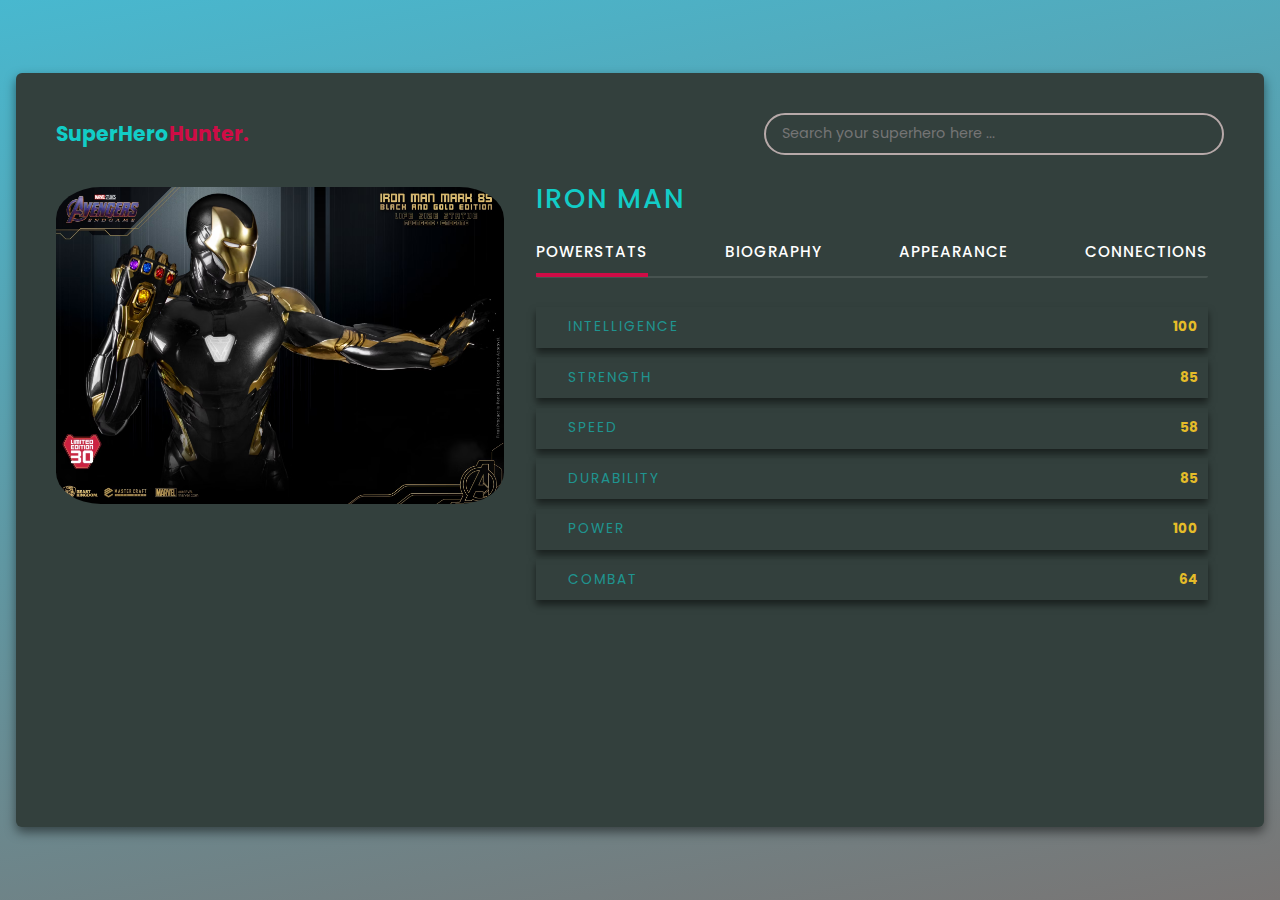
<file: index.html>
<!DOCTYPE html>
<html lang="en">
<head>
    <meta charset="UTF-8">
    <meta http-equiv="X-UA-Compatible" content="IE=edge">
    <meta name="viewport" content="width=device-width, initial-scale=1.0">
    <title>SuperHero Hunter</title>
    <link rel = "stylesheet" href = "hunter.css">
    <link rel="stylesheet" href="https://cdnjs.cloudflare.com/ajax/libs/font-awesome/6.1.1/css/all.min.css" integrity="sha512-KfkfwYDsLkIlwQp6LFnl8zNdLGxu9YAA1QvwINks4PhcElQSvqcyVLLD9aMhXd13uQjoXtEKNosOWaZqXgel0g==" crossorigin="anonymous" referrerpolicy="no-referrer" />
</head>
<body>
    
    <div class = "main-wrapper">
        <div class = "app">
            <!-- app header -->
            <div class = "app-header">
                <h2 class = "app-header-title">SuperHero<span>Hunter.</span></h2>
                <form class = "app-header-search">
                    <input type = "text" class = "form-control" placeholder="Search your superhero here ..." name = "search">
                    <button type = "submit" class = "search-btn">
                        <i class = "fas fa-search"></i>
                    </button>
                    <div class = "search-list" id = "search-list">
                        <!-- <div class = "search-list-item">
                            <img src = "images/thumbnail-batman.jpg" alt = "">
                            <p>Batman</p>
                        </div> -->
                    </div>
                </form>
            </div>
            <!-- end of app header -->

            <div class = "app-body">
                <div class = "app-body-content">
                    <!-- app body thumbnail -->
                    <div class = "app-body-content-thumbnail">
                        <img src = "iron.jpg">
                    </div>
                    <!-- end of app body thumbnail -->
                    
                    <div class = "app-body-content-list">
                        <div class = "name">Iron Man</div>

                        <!-- tabs head -->
                        <div class = "app-body-tabs-head">
                            <button type = "button" class = "tab-head-single" data-id = "1">
                                <span>powerstats</span>
                            </button>
                            <button type = "button" class = "tab-head-single" data-id = "2">
                                <span>biography</span>
                            </button>
                            <button type = "button" class = "tab-head-single" data-id = "3">
                                <span>appearance</span>
                            </button>
                            <button type = "button" class = "tab-head-single" data-id = "4">
                                <span>connections</span>
                            </button>
                        </div>
                        <!-- end of tabs head -->

                        <!-- tabs body -->
                        <div class = "app-body-tabs-body">
                            <!-- powerstats tab -->
                            <ul class = "tab-body-single powerstats">
                                <li>
                                    <div>
                                        <i class = "fa-solid fa-shield-halved"></i>
                                        <span>intelligence</span>
                                    </div>
                                    <span>100</span>
                                </li>
                                <li>
                                    <div>
                                        <i class = "fa-solid fa-shield-halved"></i>
                                        <span>strength</span>
                                    </div>
                                    <span>85</span>
                                </li>
                                <li>
                                    <div>
                                        <i class = "fa-solid fa-shield-halved"></i>
                                        <span>speed</span>
                                    </div>
                                    <span>58</span>
                                </li>
                                <li>
                                    <div>
                                        <i class = "fa-solid fa-shield-halved"></i>
                                        <span>durability</span>
                                    </div>
                                    <span>85</span>
                                </li>
                                <li>
                                    <div>
                                        <i class = "fa-solid fa-shield-halved"></i>
                                        <span>power</span>
                                    </div>
                                    <span>100</span>
                                </li>
                                <li>
                                    <div>
                                        <i class = "fa-solid fa-shield-halved"></i>
                                        <span>combat</span>
                                    </div>
                                    <span>64</span>
                                </li>
                            </ul>
                            <!-- end of powerstats tab -->

                            <!-- biography tab -->
                            <ul class = "tab-body-single biography">
                                <li>
                                    <span>full name</span>
                                    <span>Robert Downey Jr.</span>
                                </li>
                                <li>
                                    <span>alert-egos</span>
                                    <span>no alter egos found.</span>
                                </li>
                                <li>
                                    <span>aliases</span>
                                    <span>Iron Knight,Hogan Potts,Spare Parts Man,Cobalt Man II,Crimson Dynamo,Ironman</span>
                                </li>
                                <li>
                                    <span>place-of-birth</span>
                                    <span>Long Island, New York</span>
                                </li>
                                <li>
                                    <span>first-apperance</span>
                                    <span>First-Apperance Tales Of Suspence #39 (March, 1963)</span>
                                </li>
                                <li>
                                    <span>publisher</span>
                                    <span>Publisher Marvel Comics</span>
                                </li>
                            </ul>
                            <!-- end of biography tab -->

                            <!-- appearance -->
                            <ul class = "tab-body-single appearance">
                                <li>
                                    <span>
                                        <i class = "fas fa-star"></i> gender
                                    </span>
                                    <span>Male</span>
                                </li>
                                <li>
                                    <span>
                                        <i class = "fas fa-star"></i> race
                                    </span>
                                    <span>human</span>
                                </li>
                                <li>
                                    <span>
                                        <i class = "fas fa-star"></i> height
                                    </span>
                                    <span>6'6''</span>
                                </li>
                                <li>
                                    <span>
                                        <i class = "fas fa-star"></i> weight
                                    </span>
                                    <span>425 lb</span>
                                </li>
                                <li>
                                    <span>
                                        <i class = "fas fa-star"></i> eye-color
                                    </span>
                                    <span>blue</span>
                                </li>
                                <li>
                                    <span>
                                        <i class = "fas fa-star"></i> hair-color
                                    </span>
                                    <span>black</span>
                                </li>
                            </ul>
                            <!-- end of appearance -->

                            <!-- connections -->
                            <ul class = "tab-body-single connections">
                                <li>
                                    <span>group--affiliation</span>
                                    <span>Avengers, Illuminati, Stark Resilient; formerly S.H.I.E.L.D., leader of Stark Enterprises, the Pro-Registration Superhero Unit, New Avengers, Mighty Avengers, Hellfire Club, Force Works, Avengers West Coast, United States Department of Defense.
                                        RELATIVES</span>
                                </li>
                                <li>
                                    <span>relatives</span>
                                    <span>Howard Anthony Stark (father, deceased), Maria Stark (mother, deceased), Morgan Stark (cousin), Isaac Stark (ancestor)</span>
                                </li>
                            </ul>
                            <!-- end of connections -->
                        </div>
                        <!-- end of tabs body -->
                    </div>
                </div>
            </div>
        </div>
    </div>
    

    <script src = "hunter.js"></script>
</body>
</html>
</file>
<file: hunter.css>
@import url('https://fonts.googleapis.com/css2?family=Poppins:ital,wght@0,200;0,300;0,400;0,500;0,600;0,700;0,800;0,900;1,200;1,400;1,500;1,600;1,700;1,800&display=swap');

:root{
    --poppins-font: 'Poppins', sans-serif;
    --dark-color: #33403d;
    --red-color: #cf0c46;
    --light-color: #9c9895;
    --grey-color: #b7a9a9;
    --yellow-color: #e5bc29;
}
*{
    padding: 0;
    margin: 0;
    -webkit-box-sizing: border-box;
            box-sizing: border-box;
}
html{
    font-size: 8px;
}
body{
    font-size: 1.7rem;
    min-height: 100vh;
    background: var(--red-color);
    background: -o-linear-gradient(281deg, #cb1f1f 0%, #18b2ba 100%);
    background: linear-gradient(169deg, #48b8cf 0%, #797574 100%);
    line-height: 1.6;
    font-family: var(--poppins-font);
    display: -webkit-box;
    display: -ms-flexbox;
    display: flex;
    -webkit-box-align: center;
        -ms-flex-align: center;
            align-items: center;
    -webkit-box-pack: stretch;
        -ms-flex-pack: stretch;
            justify-content: stretch;
}
button, input{
    font-family: inherit;
    font-size: 1.8rem;
    outline: 0;
    border: none;
    background-color: transparent;
}
li{
    list-style-type: none;
}
img{
    width: 100%;
    display: block;
    border-radius: 10%;
}
.main-wrapper{
    max-width: 1280px;
    width: 100%;
    margin: 0 auto;
}
.app{
    background-color: var(--dark-color);
    margin: 2rem;
    padding: 5rem;
    border-radius: 6px;
    color: #12cdc7;
    -webkit-box-shadow: 0px 5px 11px 0px rgba(0, 0, 0, 0.5);
            box-shadow: 0px 5px 11px 0px rgba(0, 0, 0, 0.5);
}
.app-header{
    display: -webkit-box;
    display: -ms-flexbox;
    display: flex;
    -webkit-box-align: center;
        -ms-flex-align: center;
            align-items: center;
    -webkit-box-pack: justify;
        -ms-flex-pack: justify;
            justify-content: space-between;
}
.app-header-title span{
    color: var(--red-color);
}
.app-header-search{
    border: 2px solid var(--grey-color);
    border-radius: 3rem;
    padding: 1rem 2rem;
    position: relative;
}
.app-header-search .form-control{
    min-width: 420px;
    color: #ffffff;
}
.app-header-search .search-btn{
    color: var(--grey-color);
    font-size: 2.3rem;
    cursor: pointer;
}

/* search list */
.search-list{
    z-index: 10;
    position: absolute;
    top: calc(100% + 1rem);
    left: 0;
    background-color: var(--light-color);
    width: 100%;
    max-height: 400px;
    overflow-y: scroll;
}
.search-list::-webkit-scrollbar{
    width: 7px;
}
.search-list::-webkit-scrollbar-track{
    -webkit-box-shadow: inset 0 0 6px rgba(0, 0, 0, 0.3);
            box-shadow: inset 0 0 6px rgba(0, 0, 0, 0.3);
}
.search-list::-webkit-scrollbar-thumb{
    background-color: var(--red-color);
    border-radius: 5px;
}
.search-list-item{
    display: -webkit-box;
    display: -ms-flexbox;
    display: flex;
    -webkit-box-align: center;
        -ms-flex-align: center;
            align-items: center;
    background-color: var(--dark-color);
    padding: 0.4rem 0;
}
.search-list-item img{
    width: 50px;
    margin-right: 2rem;
}
.search-list-item p{
    font-weight: 700;
    cursor: pointer;
}

/* app body */
.app-body{
    margin-top: 4rem;
    height: 600px;
    overflow-y: scroll;
}
.app-body::-webkit-scrollbar{
    width: 7px;
}
.app-body::-webkit-scrollbar-track{
    -webkit-box-shadow: inset 0 0 6px rgba(0, 0, 0, 0.3);
            box-shadow: inset 0 0 6px rgba(0, 0, 0, 0.3);
}
.app-body::-webkit-scrollbar-thumb{
    background-color: var(--red-color);
    border-radius: 10px;
}

/* app body tabs heads */
.app-body-tabs-head{
    display: -webkit-box;
    display: -ms-flexbox;
    display: flex;
    -webkit-box-align: center;
        -ms-flex-align: center;
            align-items: center;
    -webkit-box-pack: justify;
        -ms-flex-pack: justify;
            justify-content: space-between;
    border-bottom: 2px solid rgba(255, 255, 255, 0.1);
    border-radius: 2px;
    padding-bottom: 1.6rem;
    margin: 2.4rem 0;
}
.tab-head-single{
    text-transform: uppercase;
    letter-spacing: 1px;
    position: relative;
    font-weight: 500;
    font-size: 1.9rem;
    color: #fff;
    cursor: pointer;
    -webkit-transition: all 300ms ease-in-out;
    -o-transition: all 300ms ease-in-out;
    transition: all 300ms ease-in-out;
}
.tab-head-single:hover{
    opacity: 0.9;
}
.tab-head-single.active-tab::after{
    content: "";
    position: absolute;
    left: 0;
    bottom: -1.7rem;
    width: 100%;
    height: 4px;
    background-color: var(--red-color);
}

/* app body content */
.app-body-content{
    display: grid;
    grid-template-columns: 2fr 3fr;
    -webkit-column-gap: 4rem;
       -moz-column-gap: 4rem;
            column-gap: 4rem;
    margin-right: 2rem;
}
.app-body-content-thumbnail{
    width: 100%;
    border-radius: 6px;
    overflow: hidden;
}
.app-body-content-list .name{
    text-transform: uppercase;
    letter-spacing: 2px;
    font-size: 3.4rem;
    font-weight: 500;
    margin-top: -1.2rem;
}
.app-body-tabs-body{
    margin-top: 3.6rem;
}

/* powerstats */
.powerstats{
    display: none;
}
.powerstats li{
    display: -webkit-box;
    display: -ms-flexbox;
    display: flex;
    -webkit-box-pack: justify;
        -ms-flex-pack: justify;
            justify-content: space-between;
    margin: 1.2rem auto;
    padding: 1.2rem;
    -webkit-box-shadow: 0 5px 7px 0 rgba(0, 0, 0, 0.5);
            box-shadow: 0 5px 7px 0 rgba(0, 0, 0, 0.5);
}
.powerstats li div i{
    color: var(--red-color);
}
.powerstats li div span{
    text-transform: uppercase;
    letter-spacing: 2px;
    border-radius: 7px;
    padding: 0 1.2rem;
    margin: 0 1.6rem;
    opacity: 0.6;
    font-size: 1.7rem;
}
.powerstats li > span{
    color: var(--yellow-color);
    font-weight: 700;
}
/* biography */
.biography{
    display: none;
}
.biography li{
    margin: 3.4rem 0;
}
.biography li span{
    text-transform: capitalize;
    font-weight: 600;
    font-size: 1.9rem;
}
.biography li span:first-child{
    font-weight: 600;
    color: var(--grey-color);
    margin-right: 1rem;
}
.biography li span:last-child{
    font-weight: 300;
}

/* appearance */
.appearance{
    display: none;
}
.appearance li{
    margin: 3.2rem 0;
    display: -webkit-box;
    display: -ms-flexbox;
    display: flex;
    -webkit-box-align: center;
        -ms-flex-align: center;
            align-items: center;
    -webkit-box-pack: justify;
        -ms-flex-pack: justify;
            justify-content: space-between;
}
.appearance li span:first-child i{
    color: var(--yellow-color);
    margin-right: 1.4rem;
}
.appearance li span:first-child{
    text-transform: capitalize;
    font-weight: 600;
    text-transform: uppercase;
    letter-spacing: 2px;
    margin-right: 4rem;
}
.appearance li span:last-child{
    font-weight: 600;
    text-transform: capitalize;
    background-color: var(--red-color);
    border-radius: 2rem;
    padding: 0 1rem;
    text-align: right;
}

/* connections */
.connections{
    display: none;
}
.connections li span:first-child{
    display: block;
    text-transform: uppercase;
    font-weight: 600;
    color: var(--grey-color);
    margin: 1.6rem 0 1.6rem 4rem;
    position: relative;
    font-weight: 700;
    font-size: 2rem;
    letter-spacing: 2px;
    margin-top: 3.6rem;
}
.connections li span:first-child::before{
    content: "";
    position: absolute;
    top: 50%;
    -webkit-transform: translateY(-50%);
        -ms-transform: translateY(-50%);
            transform: translateY(-50%);
    left: -40px;
    height: 3px;
    width: 30px;
    background-color: var(--yellow-color);
}
.connections li span:last-child{
    letter-spacing: 1px;
    line-height: 1.9;
}

@media screen and (max-width: 1200px){
    .app-body-content{
        grid-template-columns: 1fr 3fr;
        -webkit-box-align: center;
            -ms-flex-align: center;
                align-items: center;
    }
    .tab-head-single{
        margin: 1.5rem 0;
    }
}

@media screen and (max-width: 1000px){
    .app-body-content-list .name{
        text-align: center;
        margin-top: 1.8rem;
    }
    .app-body-content{
        grid-template-columns: 1fr;
        row-gap: 4rem;
        max-width: 680px;
        margin-right: auto;
        margin-left: auto;
    }
    .app-body-content-thumbnail{
        max-width: 400px;
        margin: 0 auto;
    }
}

@media screen and (max-width: 992px){
    .app-header{
        -webkit-box-orient: vertical;
        -webkit-box-direction: normal;
            -ms-flex-direction: column;
                flex-direction: column;
    }
    .app-header-search{
        margin-top: 2.8rem;
    }
}

@media screen and (max-width: 768px){
    .app-body-tabs-head{
        -webkit-box-orient: vertical;
        -webkit-box-direction: normal;
            -ms-flex-direction: column;
                flex-direction: column;
    }
    .app-header-search{
        display: -webkit-box;
        display: -ms-flexbox;
        display: flex;
    }
    .app-header-search .form-control{
        min-width: auto;
        color: #26aab6;
    }
    .app-header-search .search-btn{
        padding-left: 2rem;
    }
    .app-body-tabs-body{
        margin-right: 3rem;
    }
}

/* show-tab */
.show-tab{
    display: block;
}
</file>
